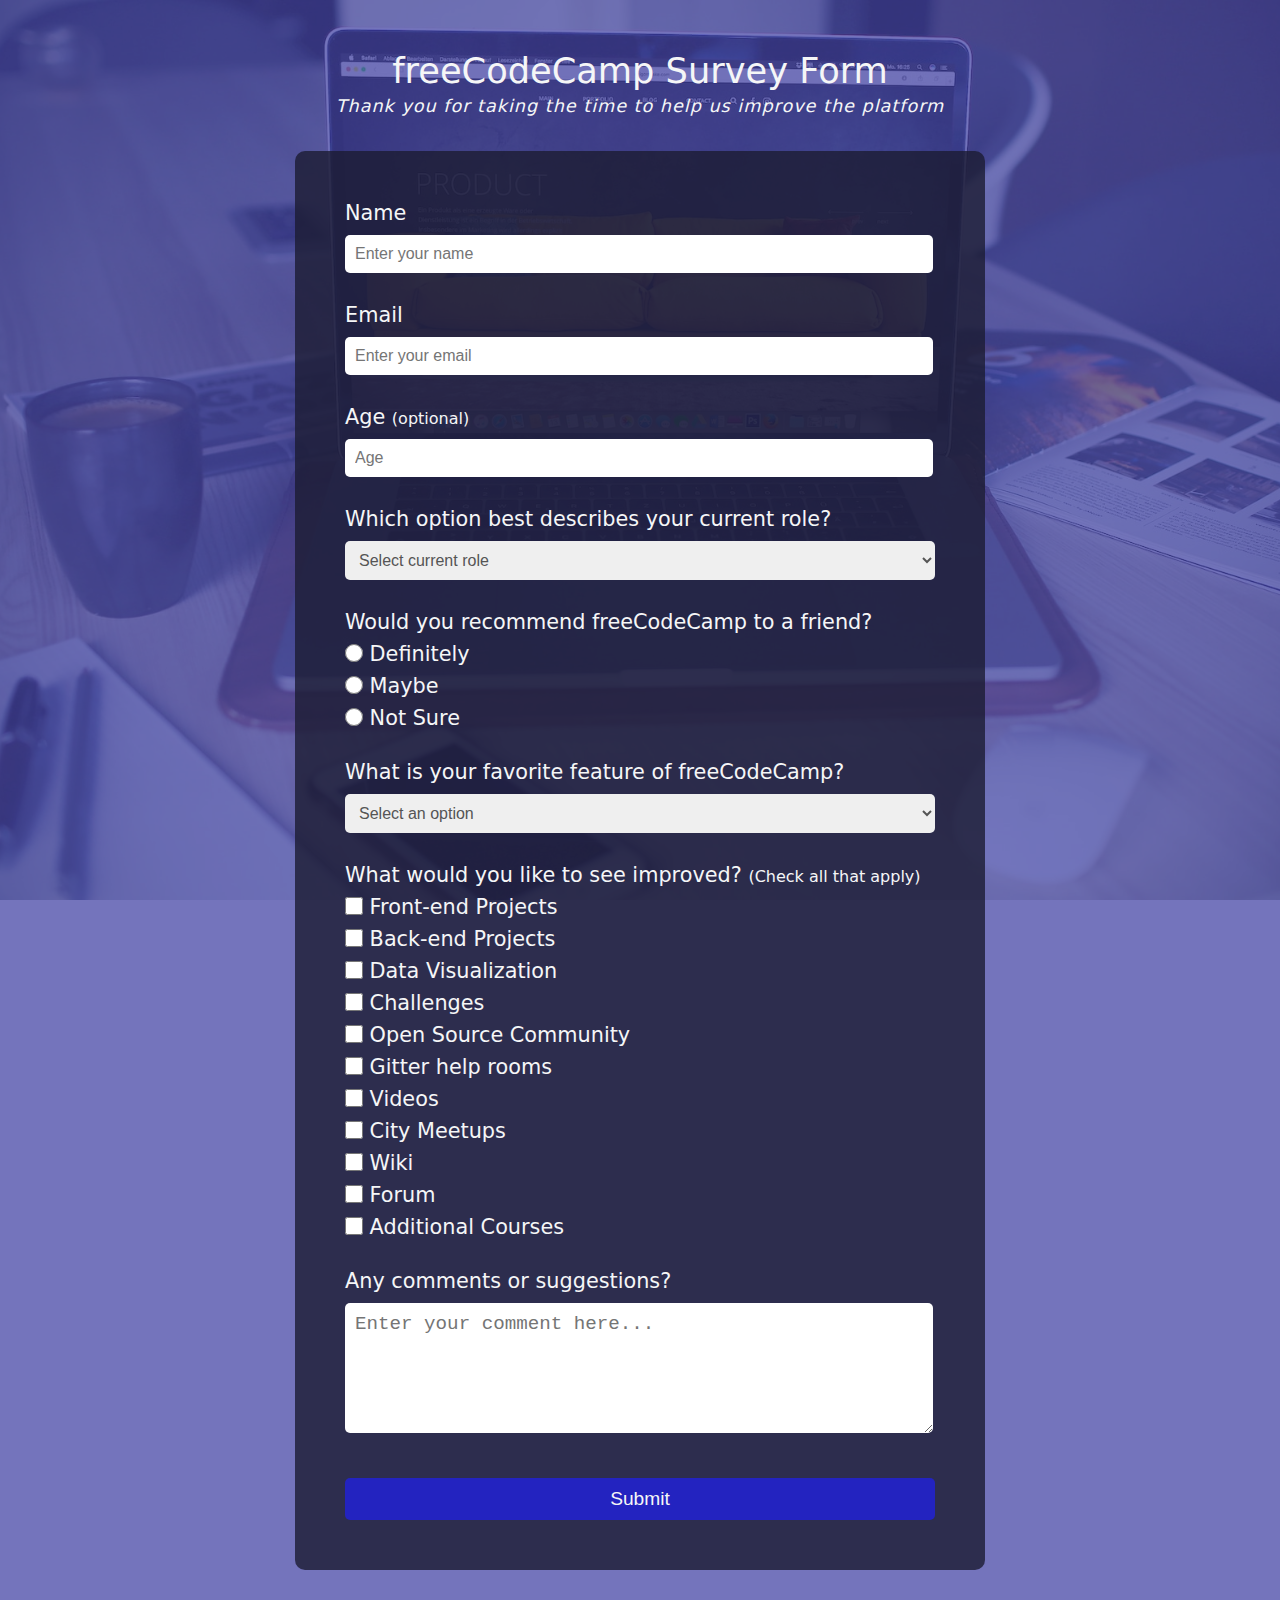
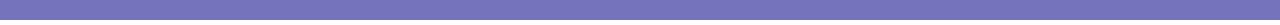
<file: 1. Responsive Web Design/1. Survey Form/index.html>
<!DOCTYPE html>
<html lang="en">
  <head>
    <meta charset="UTF-8" />
    <meta http-equiv="X-UA-Compatible" content="IE=edge" />
    <meta name="viewport" content="width=device-width, initial-scale=1.0" />
    <title>freeCodeCamp Survey Form</title>
    <link rel="stylesheet" href="styles.css" />
  </head>
  <body>
    <div class="container">
      <h1 id="title">freeCodeCamp Survey Form</h1>
      <p id="description">
        Thank you for taking the time to help us improve the platform
      </p>
      <form action="#" id="survey-form">
        <label for="name" id="name-label"
          >Name
          <input
            id="name"
            name="name"
            type="text"
            placeholder="Enter your name"
            required
        /></label>
        <label for="email" id="email-label"
          >Email
          <input
            id="email"
            name="email"
            type="email"
            placeholder="Enter your email"
            required
        /></label>
        <label for="number" id="number-label"
          >Age <span class="info">(optional)</span>
          <input
            id="number"
            name="age"
            type="number"
            min="13"
            max="120"
            placeholder="Age"
        /></label>
        <label for="dropdown" id="dropdown-label">
          Which option best describes your current role?
          <select name="role" id="dropdown" required>
            <option value="" selected disabled>Select current role</option>
            <option value="student">Student</option>
            <option value="fullTimeJob">Full Time Job</option>
            <option value="fullTimeLearner">Full Time Learner</option>
            <option value="preferNotToSay">Prefer not to say</option>
            <option value="other">Other</option>
          </select>
        </label>
        <label for="radio" id="radio-label"
          >Would you recommend freeCodeCamp to a friend?
          <label class="in"
            ><input
              class="in-radio"
              type="radio"
              name="recommend"
              value="definitely"
            />
            Definitely</label
          >
          <label class="in"
            ><input
              class="in-radio"
              type="radio"
              name="recommend"
              value="maybe"
            />
            Maybe</label
          >
          <label class="in"
            ><input
              class="in-radio"
              type="radio"
              name="recommend"
              value="notSure"
            />
            Not Sure</label
          >
        </label>
        <label for="features" id="features-label">
          What is your favorite feature of freeCodeCamp?
          <select name="favorite" id="features" required>
            <option value="" selected disabled>Select an option</option>
            <option value="challenges">Challenges</option>
            <option value="projects">Projects</option>
            <option value="community">Community</option>
            <option value="openSource">Open Source</option>
          </select>
        </label>
        <label for="checkbox" id="checkbox-label"
          >What would you like to see improved?
          <span class="info">(Check all that apply)</span>
          <label class="in"
            ><input
              class="in-checkbox"
              type="checkbox"
              name="improve"
              value="frontEndProjects"
            />
            Front-end Projects</label
          >
          <label class="in"
            ><input
              class="in-checkbox"
              type="checkbox"
              name="improve"
              value="backEndProjects"
            />
            Back-end Projects</label
          >
          <label class="in"
            ><input
              class="in-checkbox"
              type="checkbox"
              name="improve"
              value="dataVisualization"
            />
            Data Visualization</label
          >
          <label class="in"
            ><input
              class="in-checkbox"
              type="checkbox"
              name="improve"
              value="challenges"
            />
            Challenges</label
          >
          <label class="in"
            ><input
              class="in-checkbox"
              type="checkbox"
              name="improve"
              value="openSourceCommunity"
            />
            Open Source Community</label
          >
          <label class="in"
            ><input
              class="in-checkbox"
              type="checkbox"
              name="improve"
              value="gitterHelpRooms"
            />
            Gitter help rooms</label
          >
          <label class="in"
            ><input
              class="in-checkbox"
              type="checkbox"
              name="improve"
              value="videos"
            />
            Videos</label
          >
          <label class="in"
            ><input
              class="in-checkbox"
              type="checkbox"
              name="improve"
              value="cityMeetups"
            />
            City Meetups</label
          >
          <label class="in"
            ><input
              class="in-checkbox"
              type="checkbox"
              name="improve"
              value="wiki"
            />
            Wiki</label
          >
          <label class="in"
            ><input
              class="in-checkbox"
              type="checkbox"
              name="improve"
              value="forum"
            />
            Forum</label
          >
          <label class="in"
            ><input
              class="in-checkbox"
              type="checkbox"
              name="improve"
              value="additionalCourses"
            />
            Additional Courses</label
          >
        </label>
        <label for="textarea" id="textarea-label">
          Any comments or suggestions?
          <textarea
            name="comments"
            id="textarea"
            rows="5"
            placeholder="Enter your comment here..."
          ></textarea>
        </label>
        <input id="submit" type="submit" value="Submit" />
      </form>
    </div>
  </body>
</html>
</file>
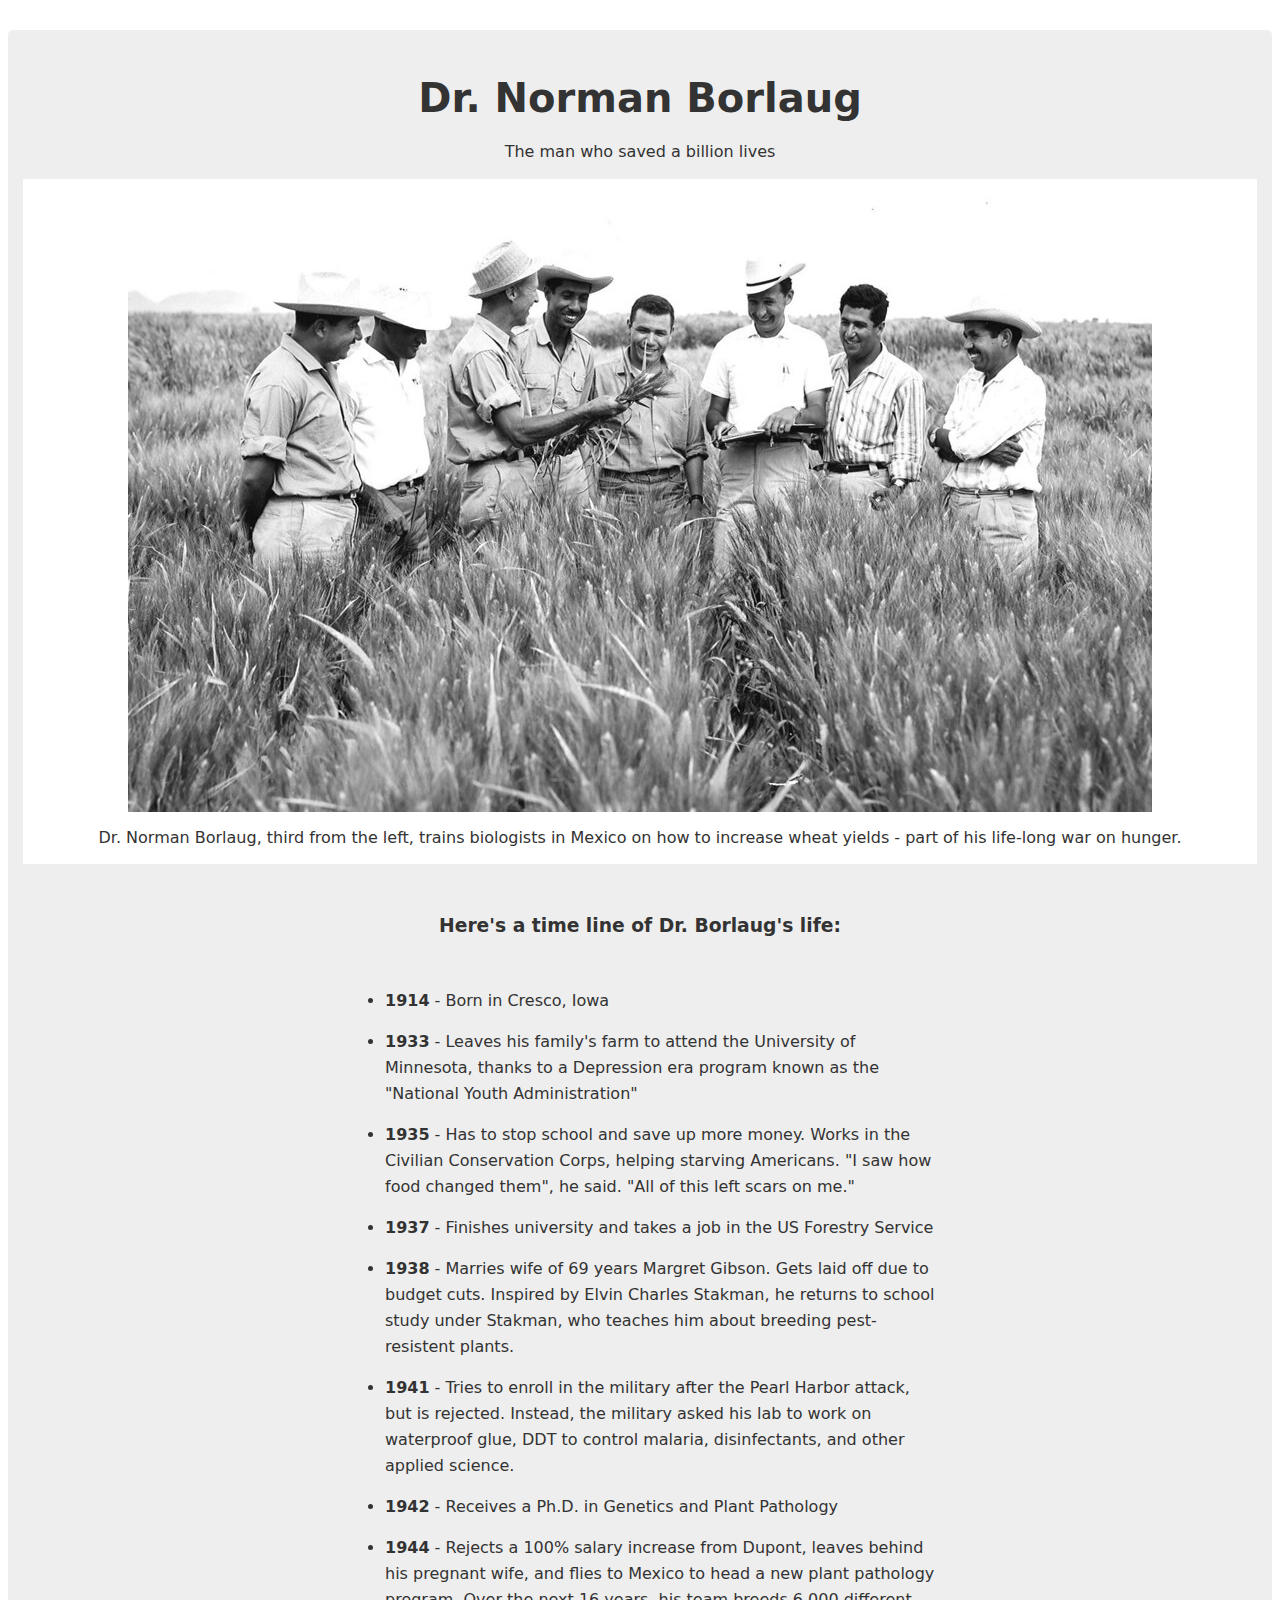
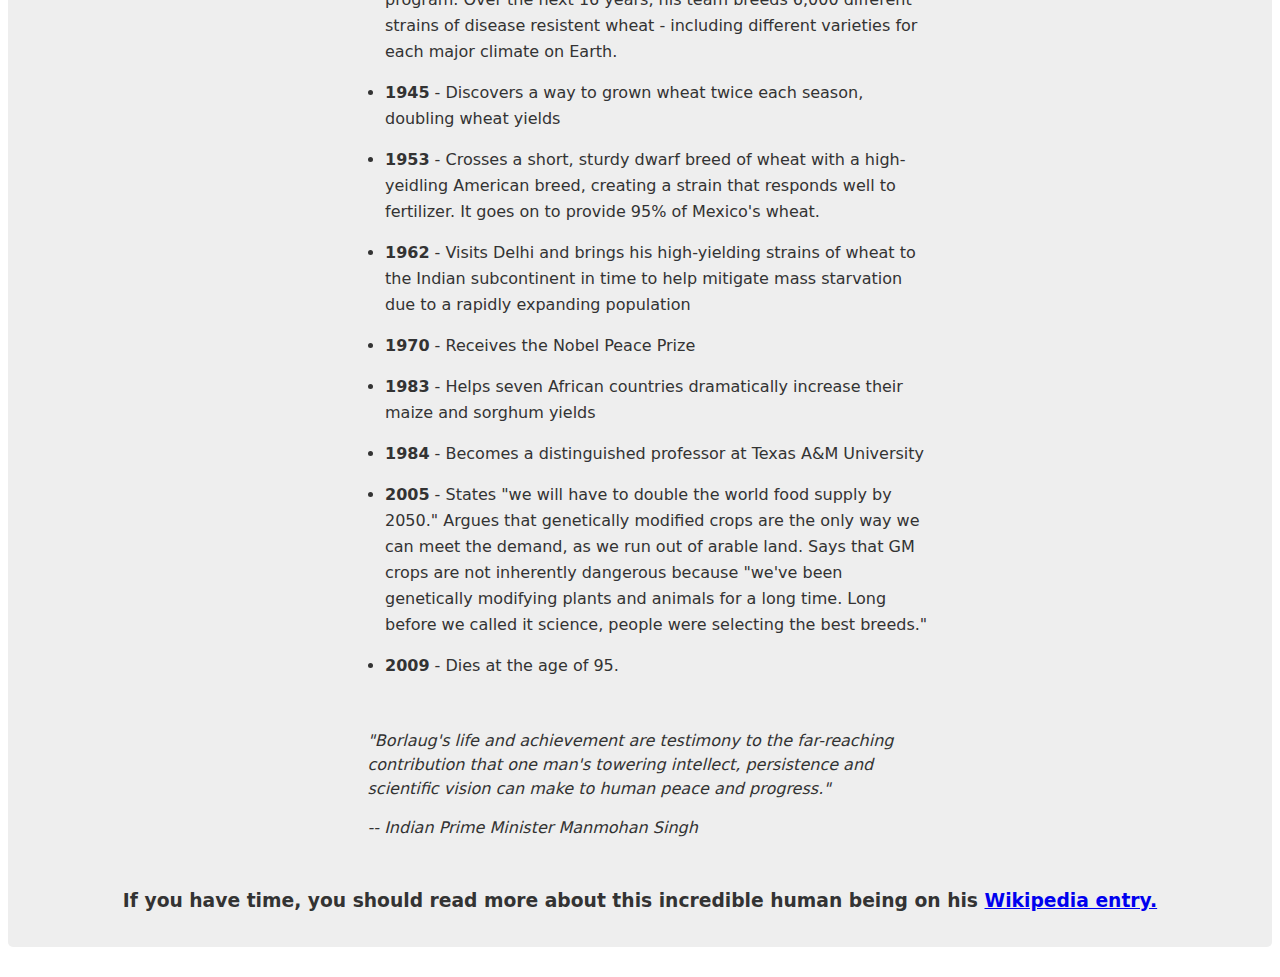
<file: 1. Responsive Web Design/2. Tribute Page/index.html>
<!DOCTYPE html>
<html lang="en">
  <head>
    <meta charset="UTF-8" />
    <meta http-equiv="X-UA-Compatible" content="IE=edge" />
    <meta name="viewport" content="width=device-width, initial-scale=1.0" />
    <title>freeCodeCamp Tribute Page</title>
    <link rel="stylesheet" href="styles.css" />
  </head>
  <body>
    <main id="main">
      <header>
        <h1 id="title">Dr. Norman Borlaug</h1>
        <p>The man who saved a billion lives</p>
      </header>
      <figure id="img-div">
        <img src="dr-norman.jpg" alt="Dr. Norman Borlaug" id="image" />
        <figcaption id="img-caption">
          Dr. Norman Borlaug, third from the left, trains biologists in Mexico
          on how to increase wheat yields - part of his life-long war on hunger.
        </figcaption>
      </figure>
      <article id="tribute-info">
        <h3>Here's a time line of Dr. Borlaug's life:</h3>
        <ul>
          <li><span class="year">1914</span> - Born in Cresco, Iowa</li>
          <li>
            <span class="year">1933</span> - Leaves his family's farm to attend
            the University of Minnesota, thanks to a Depression era program
            known as the "National Youth Administration"
          </li>
          <li>
            <span class="year">1935</span> - Has to stop school and save up more
            money. Works in the Civilian Conservation Corps, helping starving
            Americans. "I saw how food changed them", he said. "All of this left
            scars on me."
          </li>
          <li>
            <span class="year">1937</span> - Finishes university and takes a job
            in the US Forestry Service
          </li>
          <li>
            <span class="year">1938</span> - Marries wife of 69 years Margret
            Gibson. Gets laid off due to budget cuts. Inspired by Elvin Charles
            Stakman, he returns to school study under Stakman, who teaches him
            about breeding pest-resistent plants.
          </li>
          <li>
            <span class="year">1941</span> - Tries to enroll in the military
            after the Pearl Harbor attack, but is rejected. Instead, the
            military asked his lab to work on waterproof glue, DDT to control
            malaria, disinfectants, and other applied science.
          </li>
          <li>
            <span class="year">1942</span> - Receives a Ph.D. in Genetics and
            Plant Pathology
          </li>
          <li>
            <span class="year">1944</span> - Rejects a 100% salary increase from
            Dupont, leaves behind his pregnant wife, and flies to Mexico to head
            a new plant pathology program. Over the next 16 years, his team
            breeds 6,000 different strains of disease resistent wheat -
            including different varieties for each major climate on Earth.
          </li>
          <li>
            <span class="year">1945</span> - Discovers a way to grown wheat
            twice each season, doubling wheat yields
          </li>
          <li>
            <span class="year">1953</span> - Crosses a short, sturdy dwarf breed
            of wheat with a high-yeidling American breed, creating a strain that
            responds well to fertilizer. It goes on to provide 95% of Mexico's
            wheat.
          </li>
          <li>
            <span class="year">1962</span> - Visits Delhi and brings his
            high-yielding strains of wheat to the Indian subcontinent in time to
            help mitigate mass starvation due to a rapidly expanding population
          </li>
          <li>
            <span class="year">1970</span> - Receives the Nobel Peace Prize
          </li>
          <li>
            <span class="year">1983</span> - Helps seven African countries
            dramatically increase their maize and sorghum yields
          </li>
          <li>
            <span class="year">1984</span> - Becomes a distinguished professor
            at Texas A&M University
          </li>
          <li>
            <span class="year">2005</span> - States "we will have to double the
            world food supply by 2050." Argues that genetically modified crops
            are the only way we can meet the demand, as we run out of arable
            land. Says that GM crops are not inherently dangerous because "we've
            been genetically modifying plants and animals for a long time. Long
            before we called it science, people were selecting the best breeds."
          </li>
          <li><span class="year">2009</span> - Dies at the age of 95.</li>
        </ul>
        <section class="quotes">
          <p>
            "Borlaug's life and achievement are testimony to the far-reaching
            contribution that one man's towering intellect, persistence and
            scientific vision can make to human peace and progress."
          </p>
          <p>-- Indian Prime Minister Manmohan Singh</p>
        </section>
      </article>
      <footer>
        <h3>
          If you have time, you should read more about this incredible human
          being on his
          <a
            href="https://en.wikipedia.org/wiki/Norman_Borlaug"
            target="_blank"
            id="tribute-link"
            >Wikipedia entry.</a
          >
        </h3>
      </footer>
    </main>
  </body>
</html>
</file>
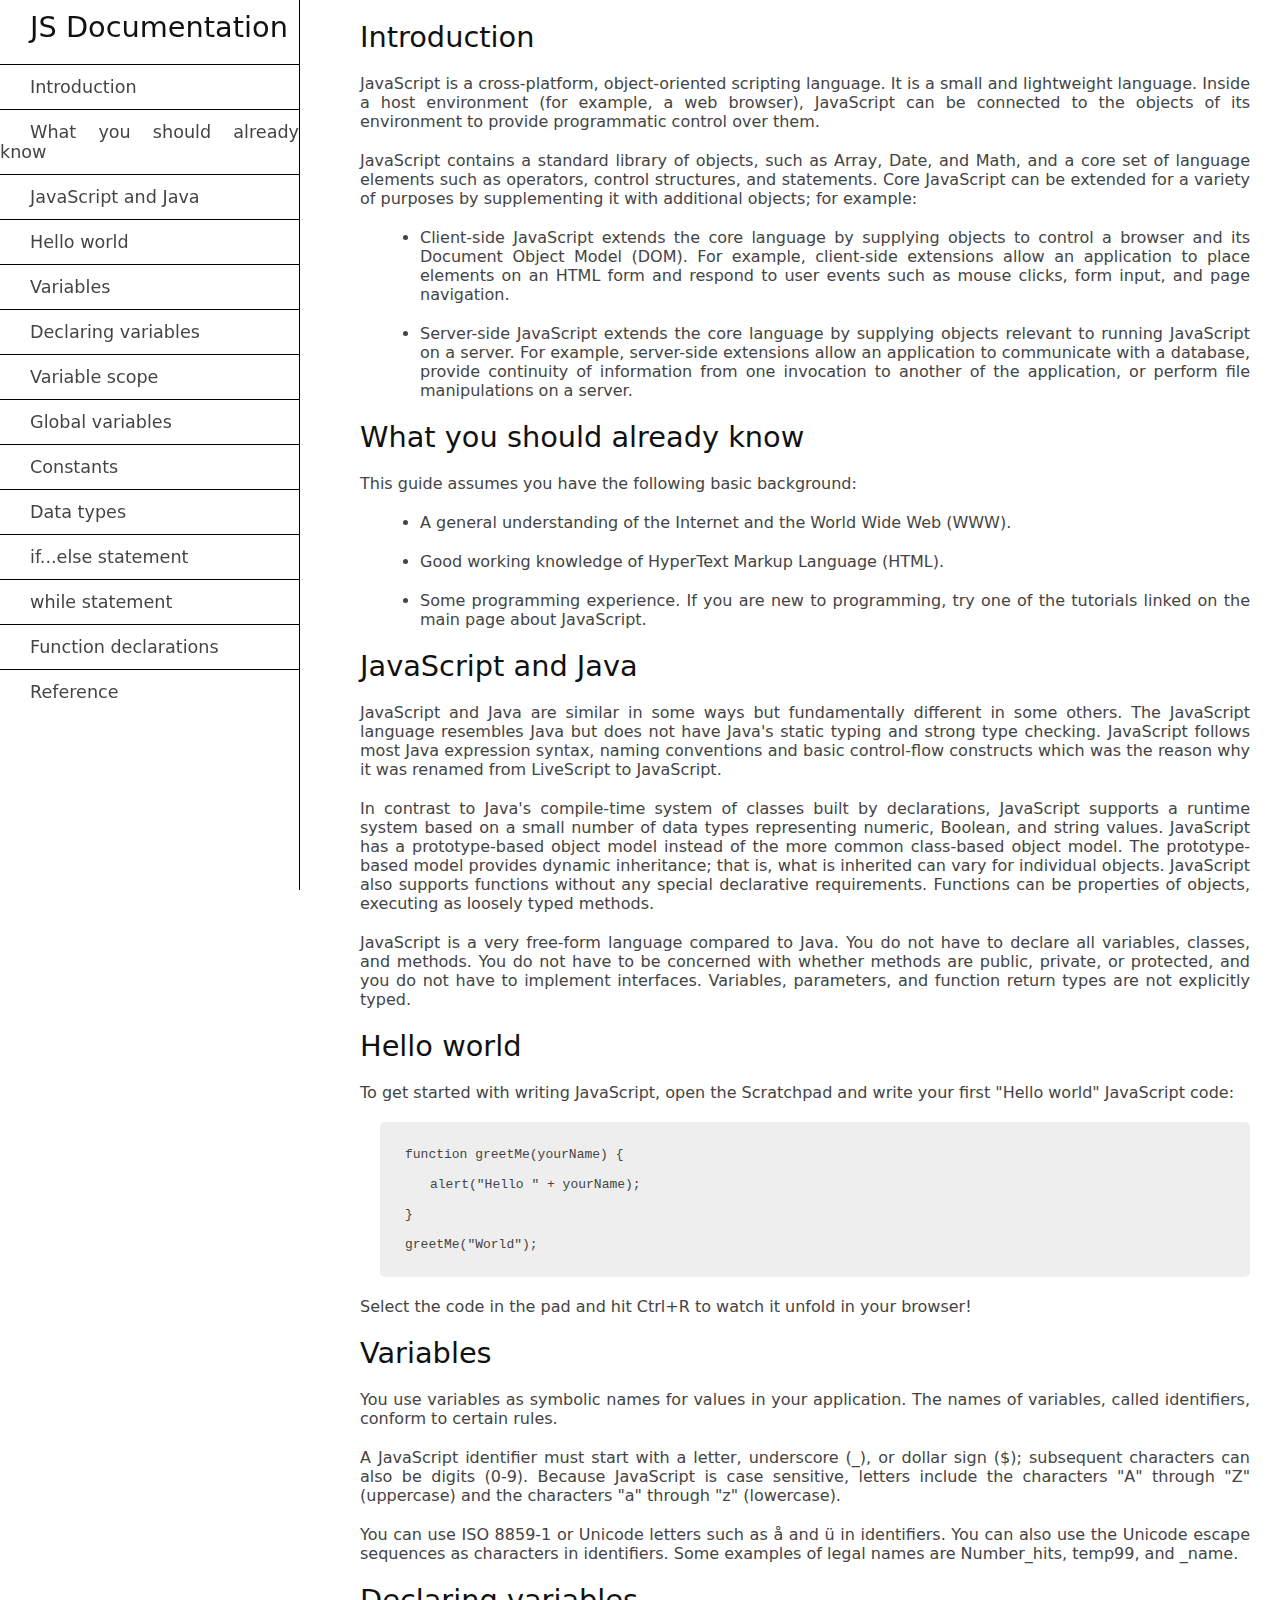
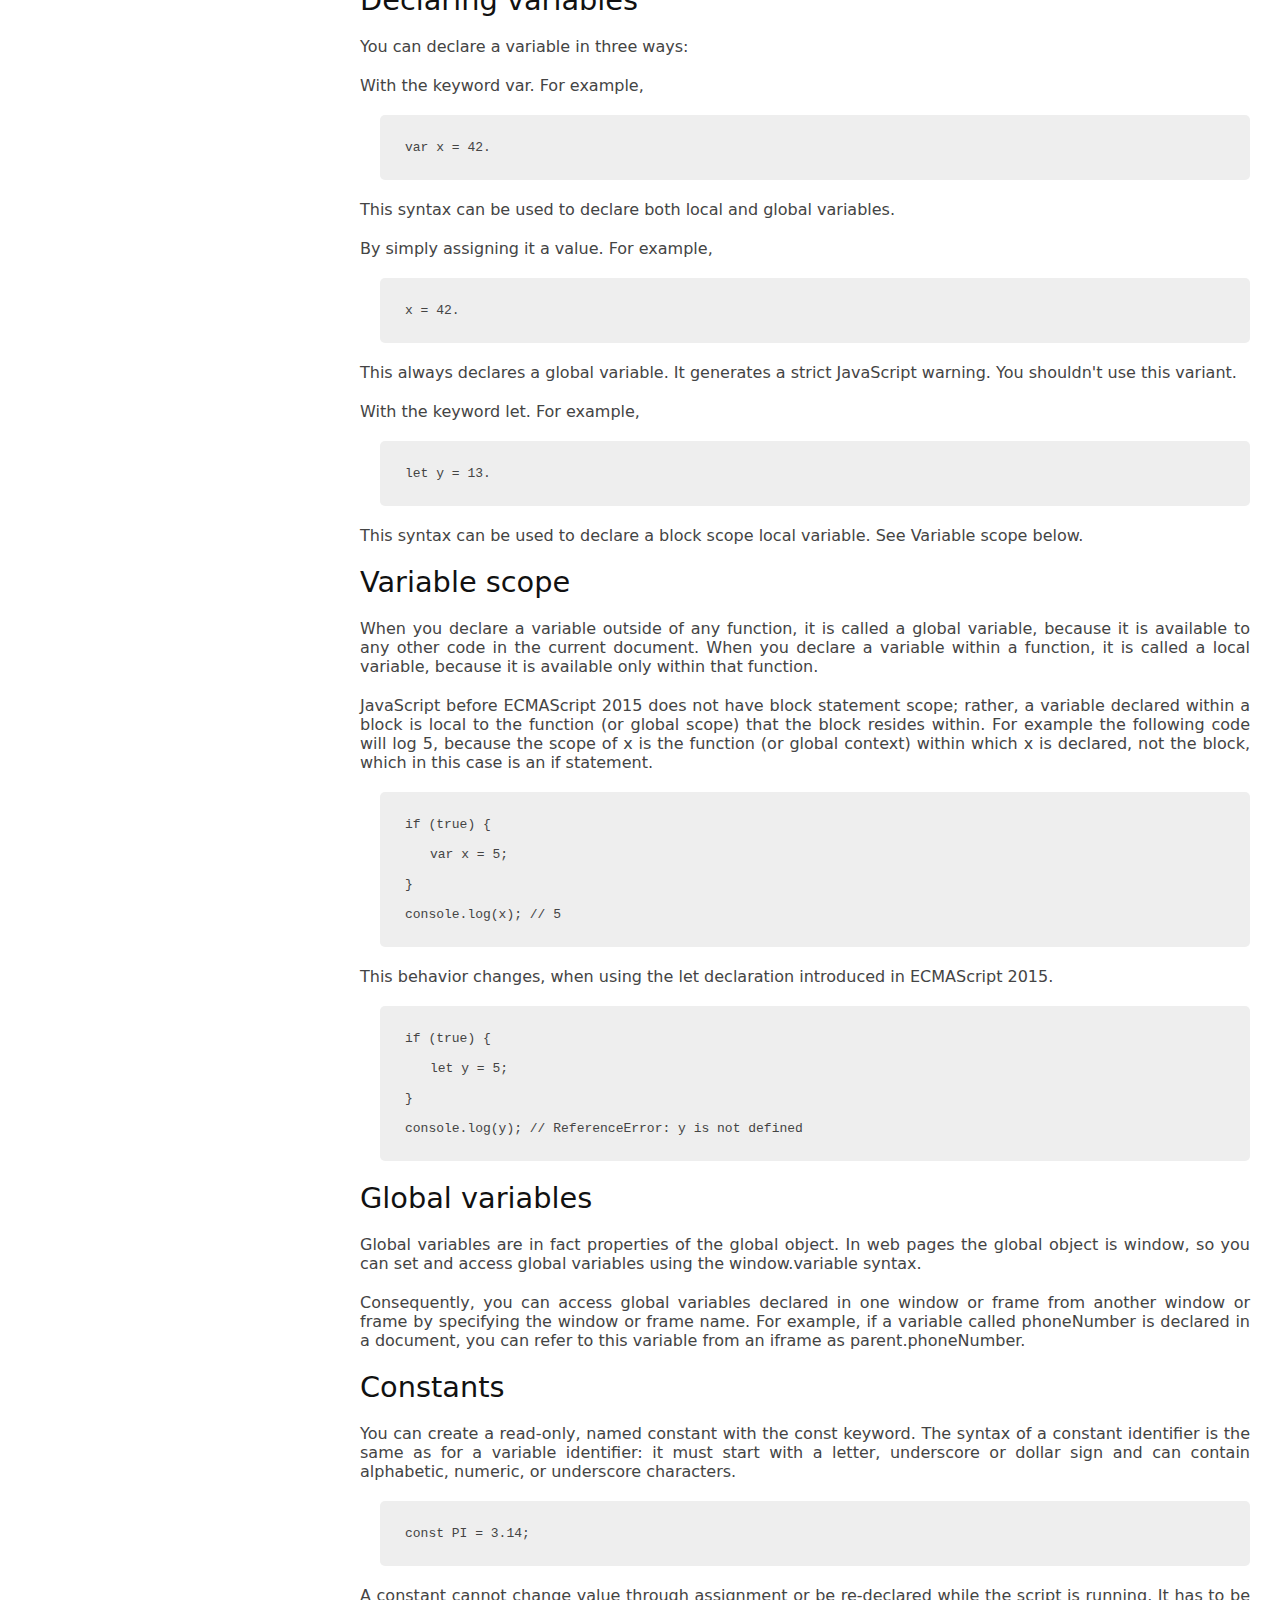
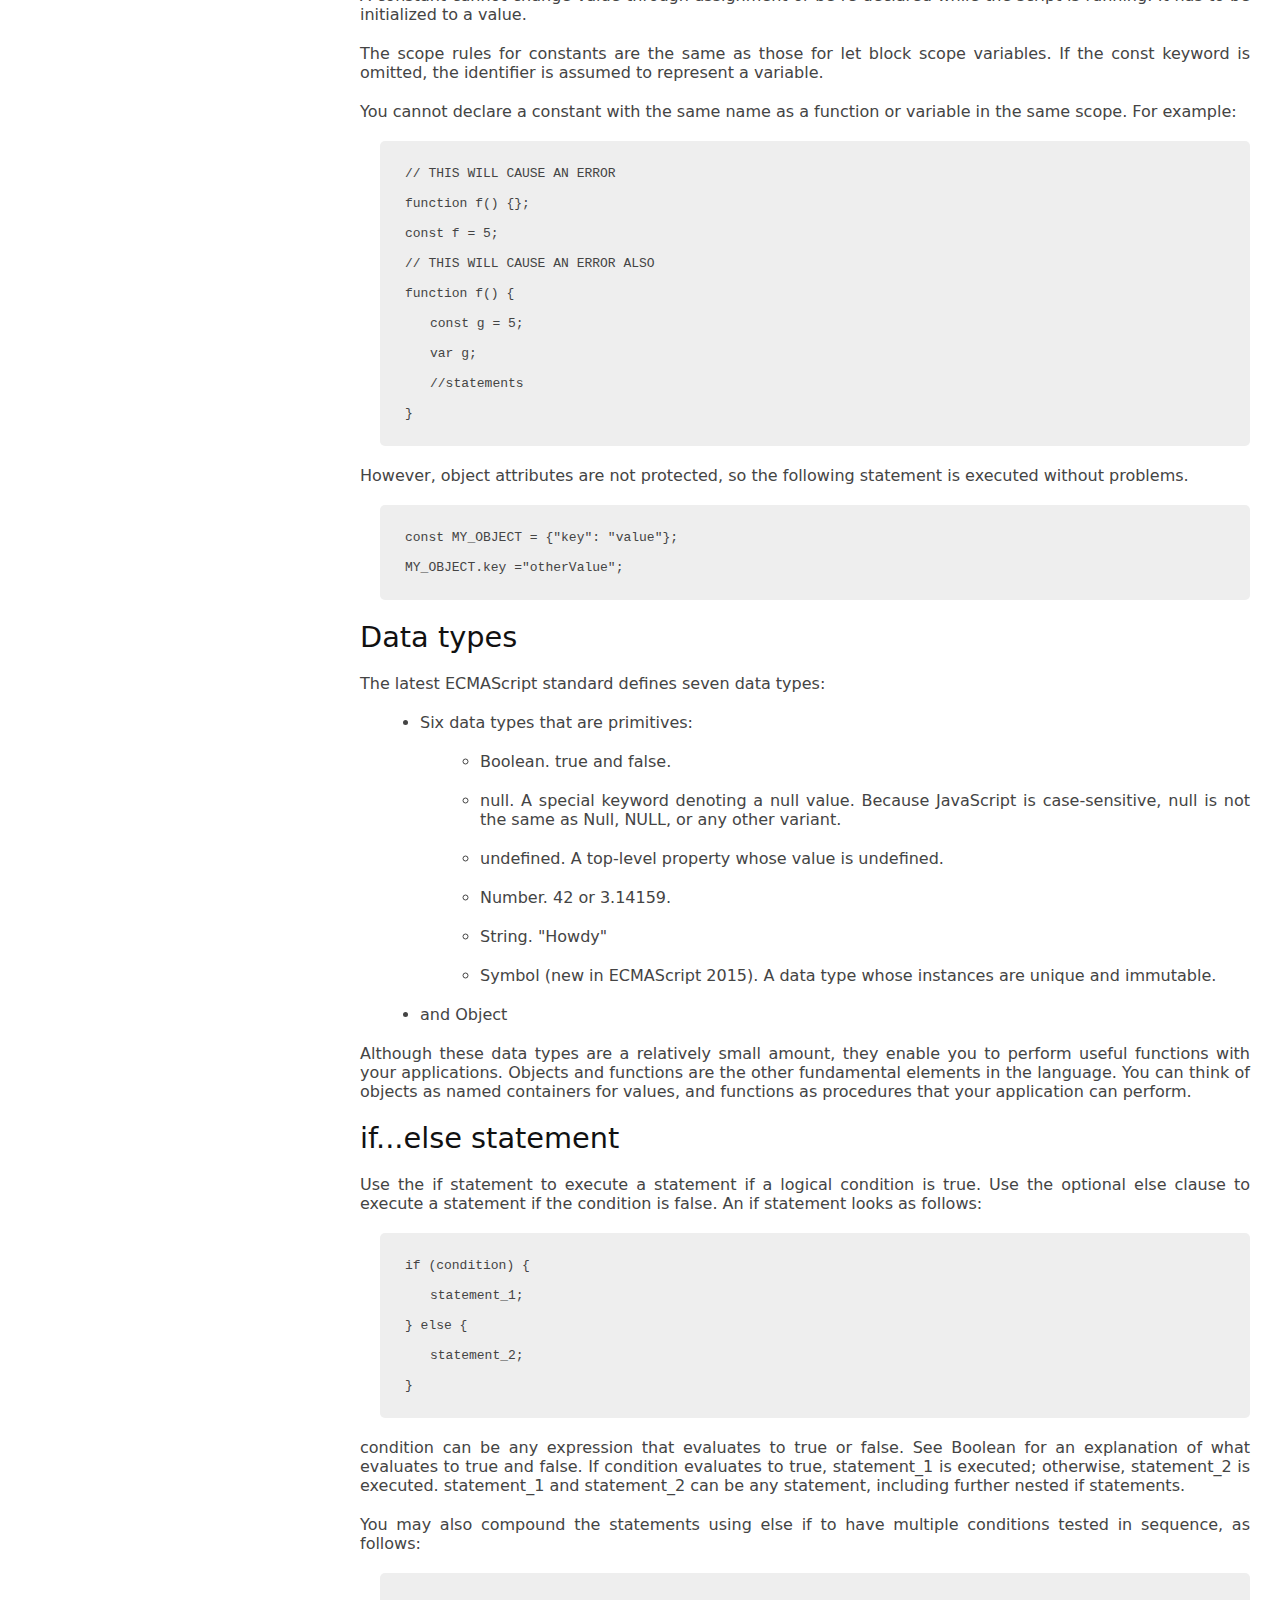
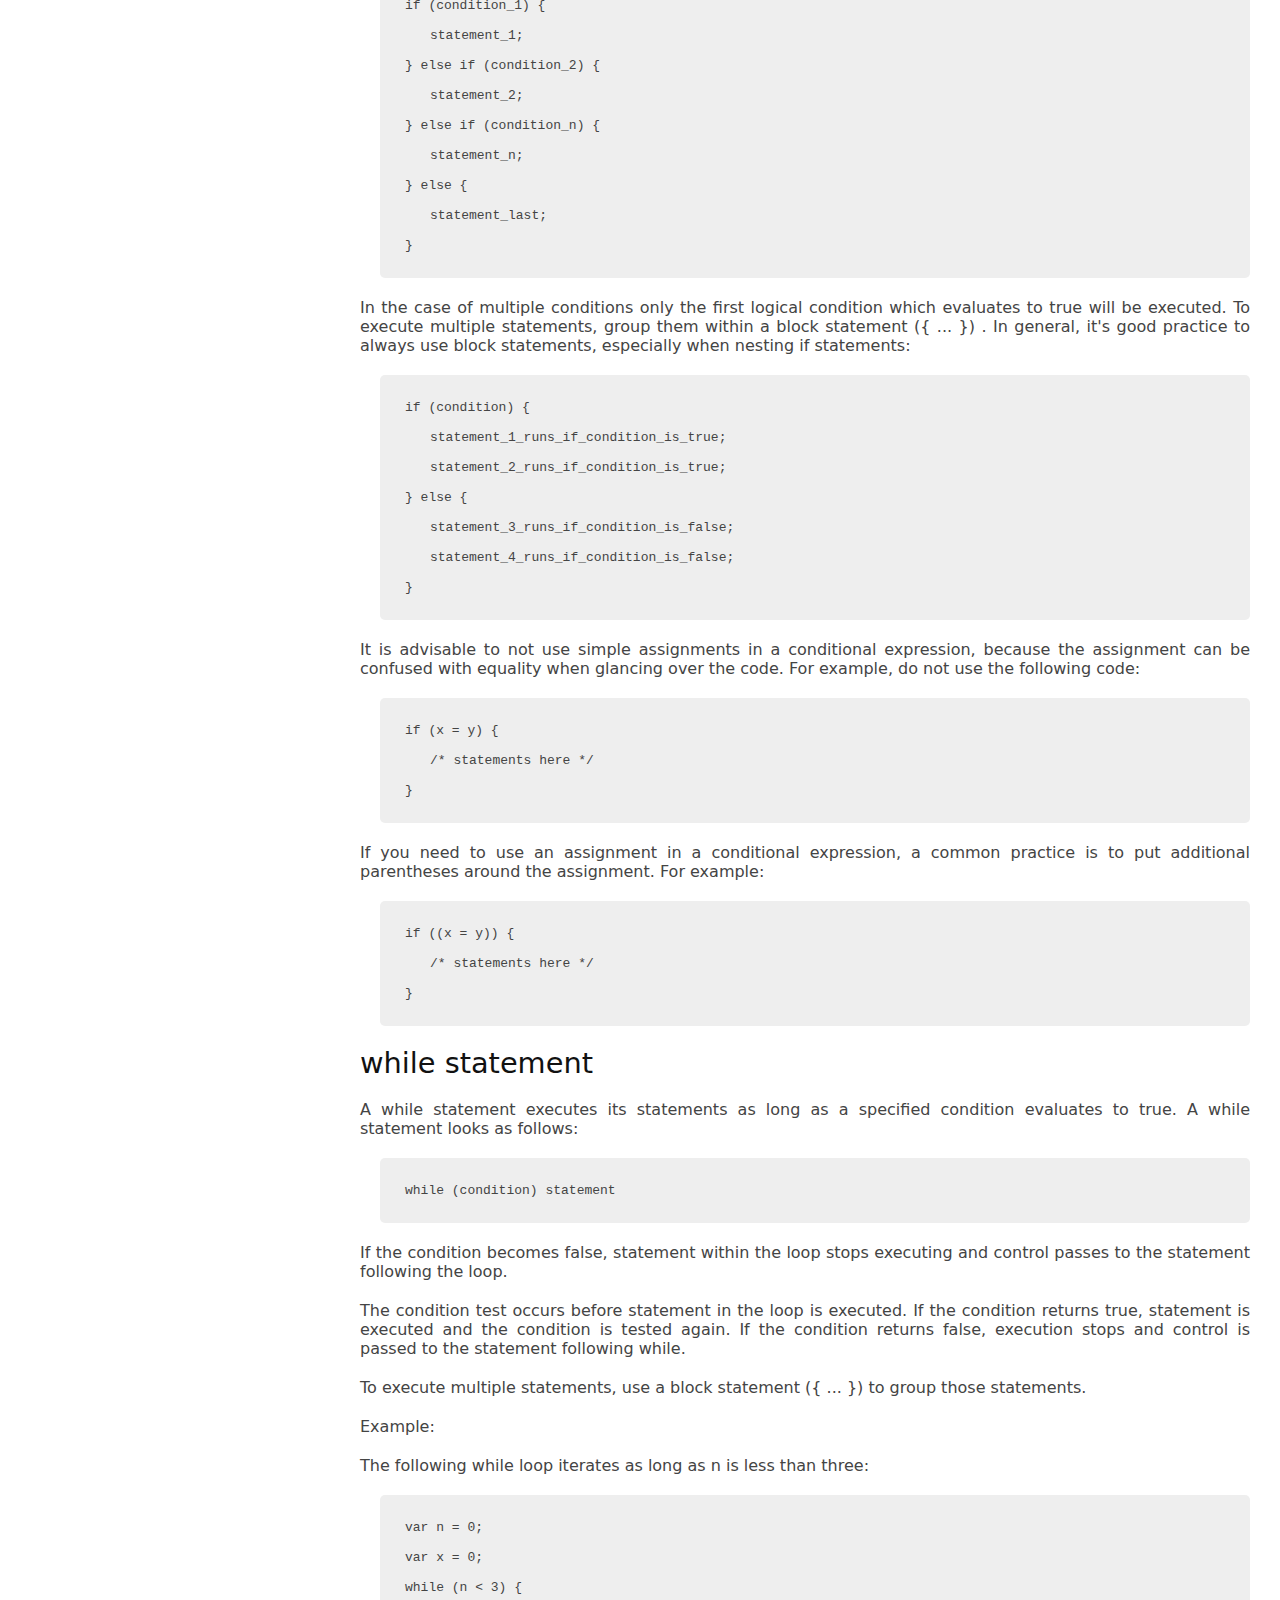
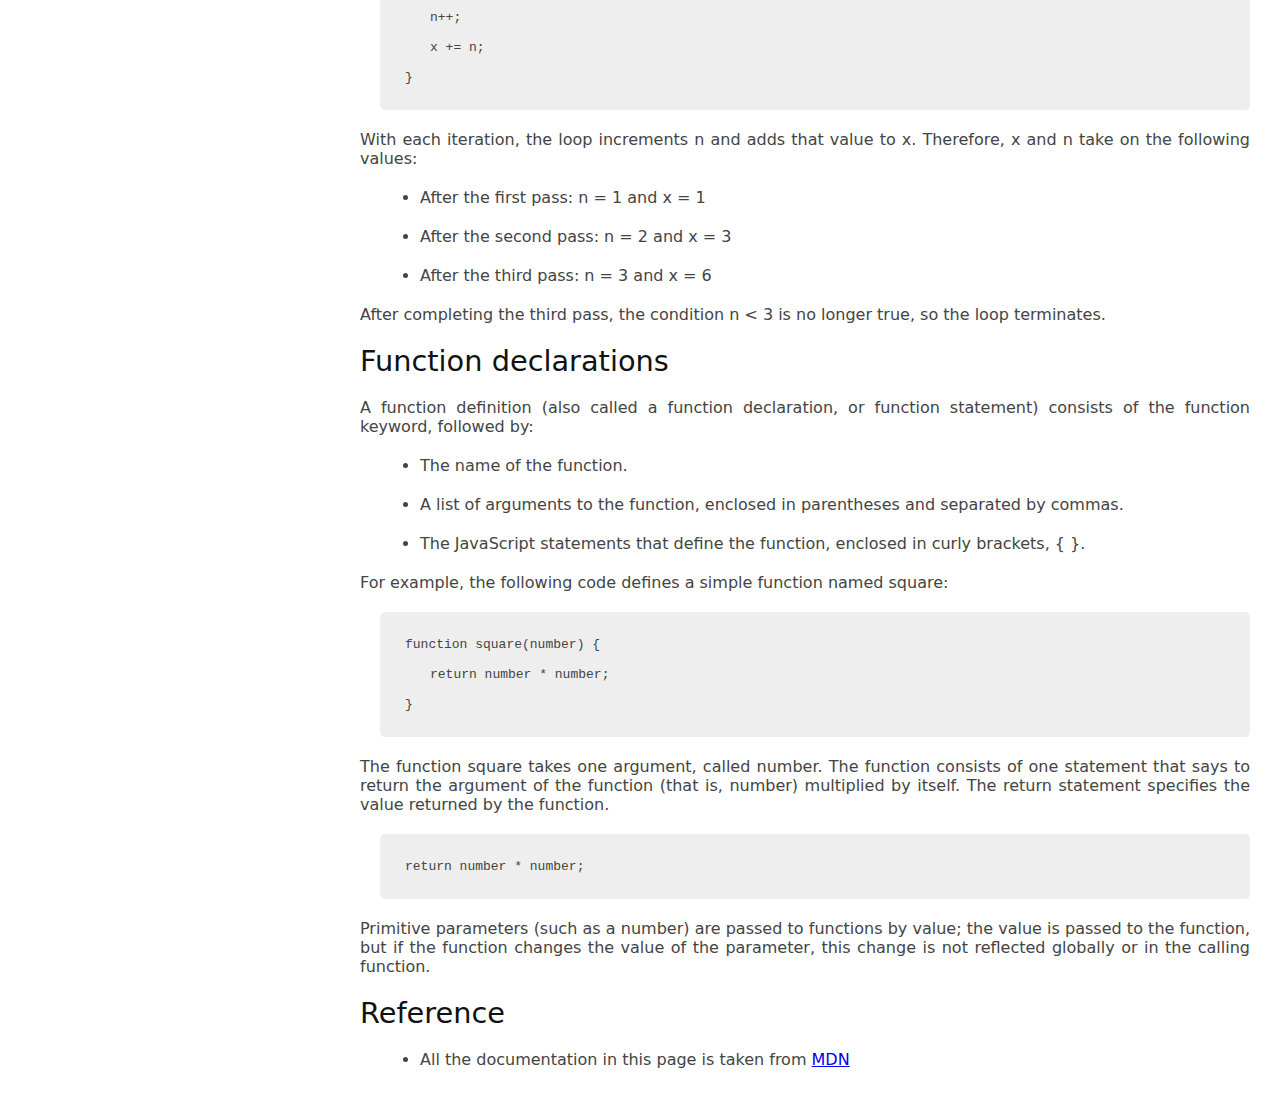
<file: 1. Responsive Web Design/3. Technical Documentation Page/index.html>
<!DOCTYPE html>
<html lang="en">
  <head>
    <meta charset="UTF-8" />
    <meta http-equiv="X-UA-Compatible" content="IE=edge" />
    <meta name="viewport" content="width=device-width, initial-scale=1.0" />
    <title>freeCodeCamp Technical Documentation Page</title>
    <link rel="stylesheet" href="styles.css" />
  </head>
  <body>
    <nav id="navbar">
      <header>JS Documentation</header>
      <ul>
        <li><a href="#Introduction" class="nav-link">Introduction</a></li>
        <li>
          <a href="#What_you_should_already_know" class="nav-link"
            >What you should already know</a
          >
        </li>
        <li>
          <a href="#JavaScript_and_Java" class="nav-link"
            >JavaScript and Java</a
          >
        </li>
        <li><a href="#Hello_world" class="nav-link">Hello world</a></li>
        <li><a href="#Variables" class="nav-link">Variables</a></li>
        <li>
          <a href="#Declaring_variables" class="nav-link"
            >Declaring variables</a
          >
        </li>
        <li><a href="#Variable_scope" class="nav-link">Variable scope</a></li>
        <li>
          <a href="#Global_variables" class="nav-link">Global variables</a>
        </li>
        <li><a href="#Constants" class="nav-link">Constants</a></li>
        <li><a href="#Data_types" class="nav-link">Data types</a></li>
        <li>
          <a href="#if...else_statement" class="nav-link"
            >if...else statement</a
          >
        </li>
        <li><a href="#while_statement" class="nav-link">while statement</a></li>
        <li>
          <a href="#Function_declarations" class="nav-link"
            >Function declarations</a
          >
        </li>
        <li><a href="#Reference" class="nav-link">Reference</a></li>
      </ul>
    </nav>
    <main id="main-doc">
      <section class="main-section" id="Introduction">
        <header>Introduction</header>
        <p>
          JavaScript is a cross-platform, object-oriented scripting language. It
          is a small and lightweight language. Inside a host environment (for
          example, a web browser), JavaScript can be connected to the objects of
          its environment to provide programmatic control over them.
        </p>
        <p>
          JavaScript contains a standard library of objects, such as Array,
          Date, and Math, and a core set of language elements such as operators,
          control structures, and statements. Core JavaScript can be extended
          for a variety of purposes by supplementing it with additional objects;
          for example:
        </p>
        <ul>
          <li>
            Client-side JavaScript extends the core language by supplying
            objects to control a browser and its Document Object Model (DOM).
            For example, client-side extensions allow an application to place
            elements on an HTML form and respond to user events such as mouse
            clicks, form input, and page navigation.
          </li>
          <li>
            Server-side JavaScript extends the core language by supplying
            objects relevant to running JavaScript on a server. For example,
            server-side extensions allow an application to communicate with a
            database, provide continuity of information from one invocation to
            another of the application, or perform file manipulations on a
            server.
          </li>
        </ul>
      </section>
      <section class="main-section" id="What_you_should_already_know">
        <header>What you should already know</header>
        <p>This guide assumes you have the following basic background:</p>
        <ul>
          <li>
            A general understanding of the Internet and the World Wide Web
            (WWW).
          </li>
          <li>Good working knowledge of HyperText Markup Language (HTML).</li>
          <li>
            Some programming experience. If you are new to programming, try one
            of the tutorials linked on the main page about JavaScript.
          </li>
        </ul>
      </section>
      <section class="main-section" id="JavaScript_and_Java">
        <header>JavaScript and Java</header>
        <p>
          JavaScript and Java are similar in some ways but fundamentally
          different in some others. The JavaScript language resembles Java but
          does not have Java's static typing and strong type checking.
          JavaScript follows most Java expression syntax, naming conventions and
          basic control-flow constructs which was the reason why it was renamed
          from LiveScript to JavaScript.
        </p>
        <p>
          In contrast to Java's compile-time system of classes built by
          declarations, JavaScript supports a runtime system based on a small
          number of data types representing numeric, Boolean, and string values.
          JavaScript has a prototype-based object model instead of the more
          common class-based object model. The prototype-based model provides
          dynamic inheritance; that is, what is inherited can vary for
          individual objects. JavaScript also supports functions without any
          special declarative requirements. Functions can be properties of
          objects, executing as loosely typed methods.
        </p>
        <p>
          JavaScript is a very free-form language compared to Java. You do not
          have to declare all variables, classes, and methods. You do not have
          to be concerned with whether methods are public, private, or
          protected, and you do not have to implement interfaces. Variables,
          parameters, and function return types are not explicitly typed.
        </p>
      </section>
      <section class="main-section" id="Hello_world">
        <header>Hello world</header>
        <p>
          To get started with writing JavaScript, open the Scratchpad and write
          your first "Hello world" JavaScript code:
        </p>
        <code>
          <span>function greetMe(yourName) {</span>
          <span class="ml">alert("Hello " + yourName);</span>
          <span>}</span>
          <span>greetMe("World");</span>
        </code>
        <p>
          Select the code in the pad and hit Ctrl+R to watch it unfold in your
          browser!
        </p>
      </section>
      <section class="main-section" id="Variables">
        <header>Variables</header>
        <p>
          You use variables as symbolic names for values in your application.
          The names of variables, called identifiers, conform to certain rules.
        </p>
        <p>
          A JavaScript identifier must start with a letter, underscore (_), or
          dollar sign ($); subsequent characters can also be digits (0-9).
          Because JavaScript is case sensitive, letters include the characters
          "A" through "Z" (uppercase) and the characters "a" through "z"
          (lowercase).
        </p>
        <p>
          You can use ISO 8859-1 or Unicode letters such as å and ü in
          identifiers. You can also use the Unicode escape sequences as
          characters in identifiers. Some examples of legal names are
          Number_hits, temp99, and _name.
        </p>
      </section>
      <section class="main-section" id="Declaring_variables">
        <header>Declaring variables</header>
        <p>You can declare a variable in three ways:</p>
        <p>With the keyword var. For example,</p>
        <code>
          <span>var x = 42.</span>
        </code>
        <p>
          This syntax can be used to declare both local and global variables.
        </p>
        <p>By simply assigning it a value. For example,</p>
        <code><span>x = 42.</span></code>
        <p>
          This always declares a global variable. It generates a strict
          JavaScript warning. You shouldn't use this variant.
        </p>
        <p>With the keyword let. For example,</p>
        <code><span>let y = 13.</span></code>
        <p>
          This syntax can be used to declare a block scope local variable. See
          Variable scope below.
        </p>
      </section>
      <section class="main-section" id="Variable_scope">
        <header>Variable scope</header>
        <p>
          When you declare a variable outside of any function, it is called a
          global variable, because it is available to any other code in the
          current document. When you declare a variable within a function, it is
          called a local variable, because it is available only within that
          function.
        </p>
        <p>
          JavaScript before ECMAScript 2015 does not have block statement scope;
          rather, a variable declared within a block is local to the function
          (or global scope) that the block resides within. For example the
          following code will log 5, because the scope of x is the function (or
          global context) within which x is declared, not the block, which in
          this case is an if statement.
        </p>
        <code>
          <span>if (true) {</span>
          <span class="ml">var x = 5;</span>
          <span>}</span>
          <span>console.log(x); // 5</span>
        </code>
        <p>
          This behavior changes, when using the let declaration introduced in
          ECMAScript 2015.
        </p>
        <code>
          <span>if (true) {</span>
          <span class="ml"> let y = 5; </span>
          <span>} </span>
          <span>console.log(y); // ReferenceError: y is not defined</span>
        </code>
      </section>
      <section class="main-section" id="Global_variables">
        <header>Global variables</header>
        <p>
          Global variables are in fact properties of the global object. In web
          pages the global object is window, so you can set and access global
          variables using the window.variable syntax.
        </p>
        <p>
          Consequently, you can access global variables declared in one window
          or frame from another window or frame by specifying the window or
          frame name. For example, if a variable called phoneNumber is declared
          in a document, you can refer to this variable from an iframe as
          parent.phoneNumber.
        </p>
      </section>
      <section class="main-section" id="Constants">
        <header>Constants</header>
        <p>
          You can create a read-only, named constant with the const keyword. The
          syntax of a constant identifier is the same as for a variable
          identifier: it must start with a letter, underscore or dollar sign and
          can contain alphabetic, numeric, or underscore characters.
        </p>
        <code>
          <span>const PI = 3.14;</span>
        </code>
        <p>
          A constant cannot change value through assignment or be re-declared
          while the script is running. It has to be initialized to a value.
        </p>
        <p>
          The scope rules for constants are the same as those for let block
          scope variables. If the const keyword is omitted, the identifier is
          assumed to represent a variable.
        </p>
        <p>
          You cannot declare a constant with the same name as a function or
          variable in the same scope. For example:
        </p>
        <code>
          <span>// THIS WILL CAUSE AN ERROR</span>
          <span>function f() {}; </span>
          <span>const f = 5; </span>
          <span>// THIS WILL CAUSE AN ERROR ALSO </span>
          <span>function f() { </span>
          <span class="ml"> const g = 5; </span>
          <span class="ml"> var g;</span>
          <span class="ml">//statements </span>
          <span>}</span>
        </code>
        <p>
          However, object attributes are not protected, so the following
          statement is executed without problems.
        </p>
        <code>
          <span>const MY_OBJECT = {"key": "value"}; </span>
          <span>MY_OBJECT.key ="otherValue";</span>
        </code>
      </section>
      <section class="main-section" id="Data_types">
        <header>Data types</header>
        <p>The latest ECMAScript standard defines seven data types:</p>
        <ul>
          <li>Six data types that are primitives:</li>
          <ul type="circle">
            <li>Boolean. true and false.</li>
            <li>
              null. A special keyword denoting a null value. Because JavaScript
              is case-sensitive, null is not the same as Null, NULL, or any
              other variant.
            </li>
            <li>undefined. A top-level property whose value is undefined.</li>
            <li>Number. 42 or 3.14159.</li>
            <li>String. "Howdy"</li>
            <li>
              Symbol (new in ECMAScript 2015). A data type whose instances are
              unique and immutable.
            </li>
          </ul>
          <li>and Object</li>
        </ul>
        <p>
          Although these data types are a relatively small amount, they enable
          you to perform useful functions with your applications. Objects and
          functions are the other fundamental elements in the language. You can
          think of objects as named containers for values, and functions as
          procedures that your application can perform.
        </p>
      </section>
      <section class="main-section" id="if...else_statement">
        <header>if...else statement</header>
        <p>
          Use the if statement to execute a statement if a logical condition is
          true. Use the optional else clause to execute a statement if the
          condition is false. An if statement looks as follows:
        </p>
        <code>
          <span>if (condition) {</span>
          <span class="ml">statement_1; </span>
          <span>} else { </span>
          <span class="ml">statement_2; </span>
          <span>}</span>
        </code>
        <p>
          condition can be any expression that evaluates to true or false. See
          Boolean for an explanation of what evaluates to true and false. If
          condition evaluates to true, statement_1 is executed; otherwise,
          statement_2 is executed. statement_1 and statement_2 can be any
          statement, including further nested if statements.
        </p>
        <p>
          You may also compound the statements using else if to have multiple
          conditions tested in sequence, as follows:
        </p>
        <code>
          <span>if (condition_1) {</span>
          <span class="ml">statement_1; </span>
          <span>} else if (condition_2) {</span>
          <span class="ml">statement_2; </span>
          <span>} else if (condition_n) {</span>
          <span class="ml">statement_n; </span>
          <span>} else {</span>
          <span class="ml">statement_last; </span>
          <span>}</span>
        </code>
        <p>
          In the case of multiple conditions only the first logical condition
          which evaluates to true will be executed. To execute multiple
          statements, group them within a block statement ({ ... }) . In
          general, it's good practice to always use block statements, especially
          when nesting if statements:
        </p>
        <code>
          <span>if (condition) {</span>
          <span class="ml">statement_1_runs_if_condition_is_true;</span>
          <span class="ml">statement_2_runs_if_condition_is_true; </span>
          <span>} else {</span>
          <span class="ml">statement_3_runs_if_condition_is_false;</span>
          <span class="ml">statement_4_runs_if_condition_is_false; </span>
          <span>}</span>
        </code>
        <p>
          It is advisable to not use simple assignments in a conditional
          expression, because the assignment can be confused with equality when
          glancing over the code. For example, do not use the following code:
        </p>
        <code>
          <span>if (x = y) { </span>
          <span class="ml">/* statements here */ </span>
          <span>}</span>
        </code>
        <p>
          If you need to use an assignment in a conditional expression, a common
          practice is to put additional parentheses around the assignment. For
          example:
        </p>
        <code>
          <span>if ((x = y)) { </span>
          <span class="ml"> /* statements here */ </span>
          <span>}</span>
        </code>
      </section>
      <section class="main-section" id="while_statement">
        <header>while statement</header>
        <p>
          A while statement executes its statements as long as a specified
          condition evaluates to true. A while statement looks as follows:
        </p>
        <code>
          <span>while (condition) statement</span>
        </code>
        <p>
          If the condition becomes false, statement within the loop stops
          executing and control passes to the statement following the loop.
        </p>
        <p>
          The condition test occurs before statement in the loop is executed. If
          the condition returns true, statement is executed and the condition is
          tested again. If the condition returns false, execution stops and
          control is passed to the statement following while.
        </p>
        <p>
          To execute multiple statements, use a block statement ({ ... }) to
          group those statements.
        </p>
        <p>Example:</p>
        <p>
          The following while loop iterates as long as n is less than three:
        </p>
        <code>
          <span>var n = 0; </span>
          <span>var x = 0; </span>
          <span>while (n < 3) { </span>
          <span class="ml"> n++; </span>
          <span class="ml"> x += n; </span>
          <span>}</span>
        </code>
        <p>
          With each iteration, the loop increments n and adds that value to x.
          Therefore, x and n take on the following values:
        </p>
        <ul>
          <li>After the first pass: n = 1 and x = 1</li>
          <li>After the second pass: n = 2 and x = 3</li>
          <li>After the third pass: n = 3 and x = 6</li>
        </ul>
        <p>
          After completing the third pass, the condition n < 3 is no longer
          true, so the loop terminates.
        </p>
      </section>
      <section class="main-section" id="Function_declarations">
        <header>Function declarations</header>
        <p>
          A function definition (also called a function declaration, or function
          statement) consists of the function keyword, followed by:
        </p>
        <ul>
          <li>The name of the function.</li>
          <li>
            A list of arguments to the function, enclosed in parentheses and
            separated by commas.
          </li>
          <li>
            The JavaScript statements that define the function, enclosed in
            curly brackets, { }.
          </li>
        </ul>
        <p>
          For example, the following code defines a simple function named
          square:
        </p>
        <code>
          <span>function square(number) { </span>
          <span class="ml">return number * number; </span>
          <span>}</span>
        </code>
        <p>
          The function square takes one argument, called number. The function
          consists of one statement that says to return the argument of the
          function (that is, number) multiplied by itself. The return statement
          specifies the value returned by the function.
        </p>
        <code>
          <span>return number * number;</span>
        </code>
        <p>
          Primitive parameters (such as a number) are passed to functions by
          value; the value is passed to the function, but if the function
          changes the value of the parameter, this change is not reflected
          globally or in the calling function.
        </p>
      </section>
      <section class="main-section" id="Reference">
        <header>Reference</header>
        <ul>
          <li>
            All the documentation in this page is taken from
            <a
              href="https://developer.mozilla.org/en-US/docs/Web/JavaScript/Guide"
              target="_blank"
              >MDN</a
            >
          </li>
        </ul>
      </section>
    </main>
  </body>
</html>
</file>
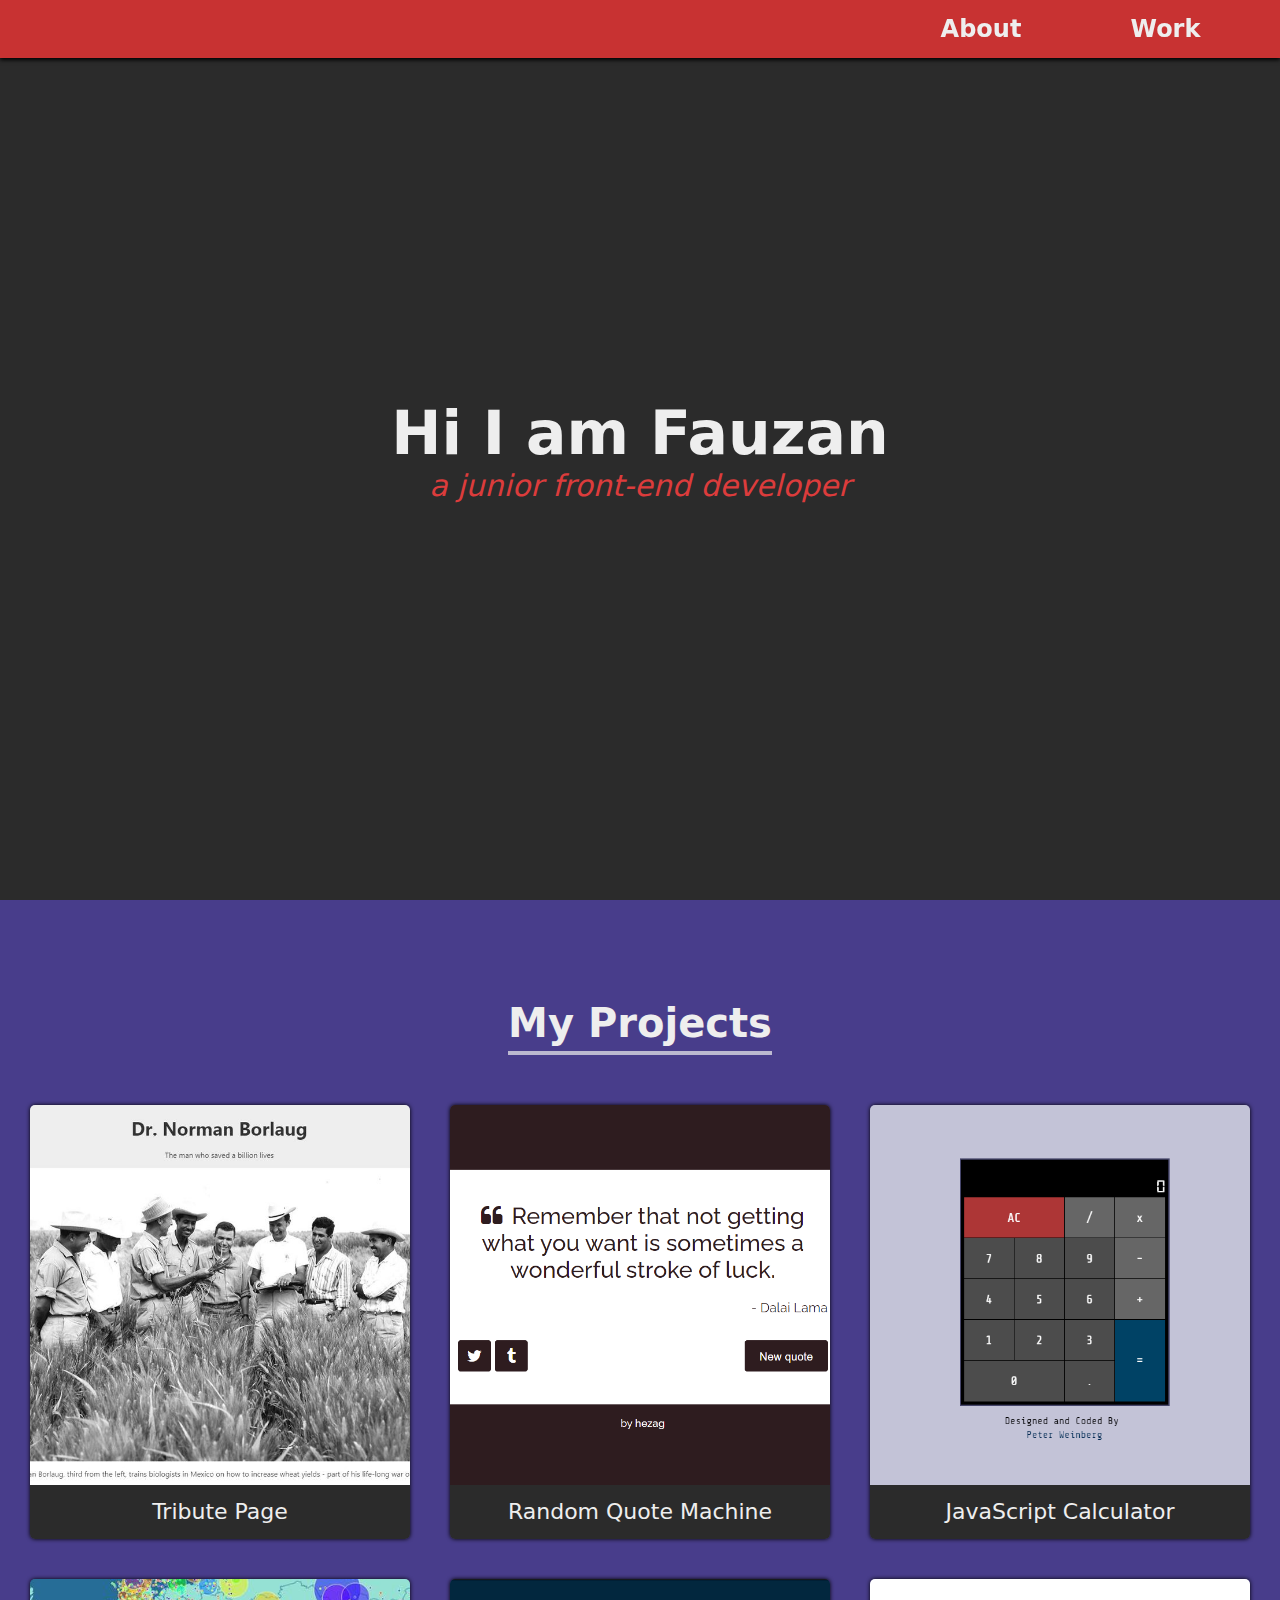
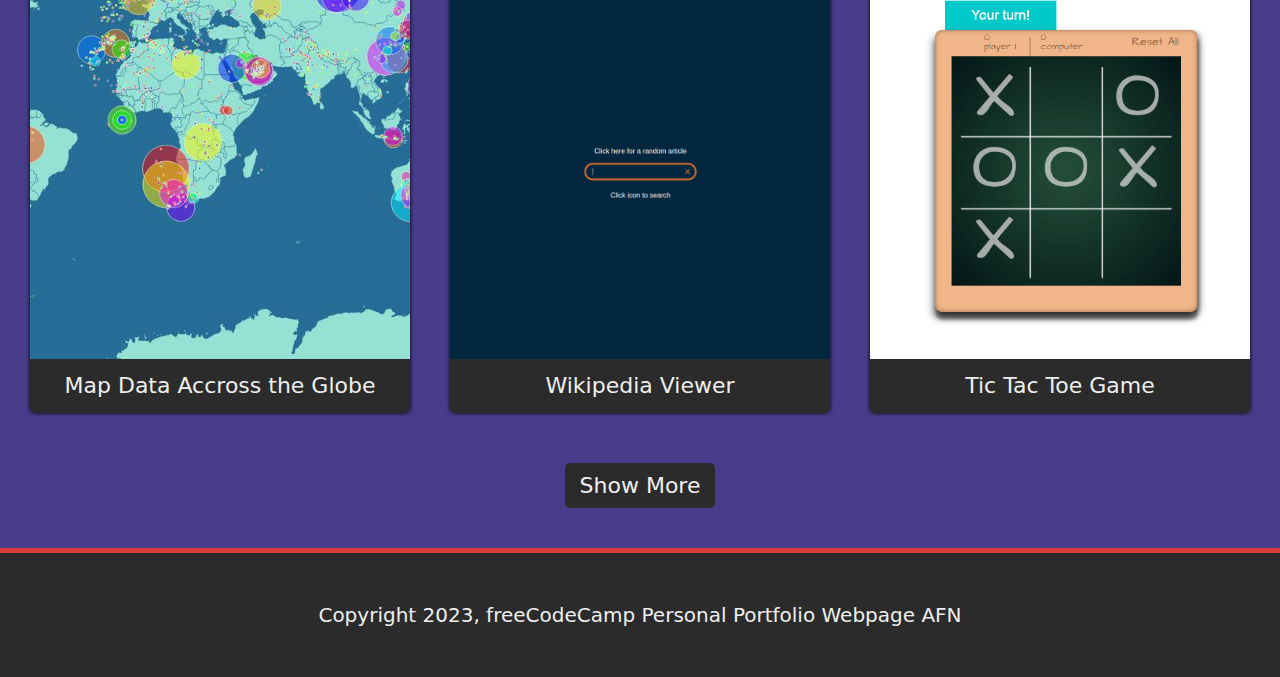
<file: 1. Responsive Web Design/5. Personal Portfolio Webpage/index.html>
<!DOCTYPE html>
<html lang="en">
  <head>
    <meta charset="UTF-8" />
    <meta name="viewport" content="width=device-width, initial-scale=1.0" />
    <title>freeCodeCamp Personal Portfolio Webpage</title>
    <link rel="stylesheet" href="styles.css" />
  </head>
  <body>
    <nav id="navbar">
      <ul>
        <li><a href="#welcome-section">About</a></li>
        <li><a href="#projects">Work</a></li>
      </ul>
    </nav>
    <section id="welcome-section">
      <h1>Hi I am Fauzan</h1>
      <p>a junior front-end developer</p>
    </section>
    <section id="projects">
      <h1>My Projects</h1>
      <div class="grid">
        <div class="project-tile">
          <a href="#projects">
            <img src="img/1.jpg" />
            <p>Tribute Page</p>
          </a>
        </div>
        <div class="project-tile">
          <a href="#projects">
            <img src="img/2.jpg" />
            <p>Random Quote Machine</p>
          </a>
        </div>
        <div class="project-tile">
          <a href="#projects">
            <img src="img/3.jpg" />
            <p>JavaScript Calculator</p>
          </a>
        </div>
        <div class="project-tile">
          <a href="#projects">
            <img src="img/4.jpg" />
            <p>Map Data Accross the Globe</p>
          </a>
        </div>
        <div class="project-tile">
          <a href="#projects">
            <img src="img/5.jpg" />
            <p>Wikipedia Viewer</p>
          </a>
        </div>
        <div class="project-tile">
          <a href="#projects">
            <img src="img/6.jpg" />
            <p>Tic Tac Toe Game</p>
          </a>
        </div>
      </div>
      <a
        href="https://www.freecodecamp.org/zannajy212"
        target="_blank"
        id="profile-link"
        >Show More</a
      >
    </section>
    <footer>
      <p>Copyright 2023, freeCodeCamp Personal Portfolio Webpage AFN</p>
    </footer>
  </body>
</html>
</file>
<file: 1. Responsive Web Design/1. Survey Form/styles.css>
* {
  margin: 0;
  padding: 0;
  font-weight: 400;
}

body {
  background-image: url("jumbotron.jpg");
  background-size: cover;
  background-position: top;
  background-attachment: fixed;
  color: #f5f6f7;
  font-family: system-ui, -apple-system, BlinkMacSystemFont, "Segoe UI", Roboto,
    Oxygen, Ubuntu, Cantarell, "Open Sans", "Helvetica Neue", sans-serif;
  width: 100%;
  height: 100%;
}

.container {
  background-color: #4242a3bb;
  max-width: 100%;
  height: 100%;
  padding: 50px;
}

h1 {
  text-align: center;
  font-size: 2.2rem;
}

p {
  text-align: center;
  margin: 5px auto 35px;
  font-size: 1.1rem;
  letter-spacing: 1px;
  font-style: oblique;
  font-weight: 300;
}

form {
  margin: auto;
  padding: 50px;
  padding-top: 20px;
  width: 50%;
  height: 80%;
  background-color: #1b1b32cc;
  border-radius: 10px;
}

label {
  display: block;
  margin: 30px 0;
  font-size: 1.3rem;
}

.info {
  font-size: 1rem;
}

input,
textarea,
select {
  border-radius: 5px;
  border: none;
  font-size: 1rem;
  color: #555;
  margin: 10px 0 0 0;
}

input,
textarea {
  width: calc(100% - 22px);
  padding: 10px;
}

textarea {
  font-size: 1.2rem;
}

select,
#submit {
  width: 100%;
  padding: 10px;
}

.in {
  margin: 0;
}

.in-radio,
.in-checkbox {
  width: 18px;
  height: 18px;
  vertical-align: -1px;
}

select,
.in-radio,
.in-checkbox {
  cursor: pointer;
}

#submit {
  background-color: rgb(35, 35, 192);
  color: #f5f6f7;
  font-size: 1.2rem;
  cursor: pointer;
}
</file>
<file: 1. Responsive Web Design/2. Tribute Page/styles.css>
*:not(ul) {
  margin: 0;
  padding: 0;
  box-sizing: border-box;
}

#main {
  background-color: #eee;
  color: #333;
  margin: 30px 8px;
  padding: 24px 15px;
  border-radius: 5px;
  text-align: center;
  font-family: system-ui, -apple-system, BlinkMacSystemFont, "Segoe UI", Roboto,
    Oxygen, Ubuntu, Cantarell, "Open Sans", "Helvetica Neue", sans-serif;
}

header > * {
  margin: 21px 0;
}

header p {
  margin-bottom: 18px;
}

#title {
  font-size: 2.5rem;
}

#img-div {
  width: 100%;
  height: 100%;
  background-color: #fff;
  padding: 10px;
}

img {
  display: block;
}

#image {
  max-width: 100%;
  height: auto;
  margin: auto;
}

#img-caption {
  margin: 16px 0 7px;
}

#tribute-info h3 {
  margin: 51px 0 52px;
}

#tribute-info ul li,
.quotes p {
  max-width: 550px;
  margin: 15px auto;
  text-align: left;
}

#tribute-info ul li {
  line-height: 26px;
}

.quotes p {
  line-height: 24px;
  max-width: 545px;
}

.quotes {
  font-style: italic;
  margin: 50px 0;
}

.year {
  font-weight: bold;
}

footer {
  margin-bottom: 12px;
}
</file>
<file: 1. Responsive Web Design/3. Technical Documentation Page/styles.css>
*:not(ul) {
  margin: 0;
  padding: 0;
  box-sizing: border-box;
}

body {
  color: #444;
  text-align: justify;
  padding-bottom: 20px;
  font-family: system-ui, -apple-system, BlinkMacSystemFont, "Segoe UI", Roboto,
    Oxygen, Ubuntu, Cantarell, "Open Sans", "Helvetica Neue", sans-serif;
}

header {
  color: #111;
  font-size: 1.8rem;
  margin: 20px 0;
}

#navbar {
  position: fixed;
  width: 300px;
  height: 100%;
  margin-top: -30px;
  text-indent: 30px;
  border-right: 1px double black;
}

#navbar ul {
  height: 87%;
  overflow: auto;
  list-style: none;
  padding: 0;
  margin: 0;
}

#navbar li a {
  display: block;
  text-decoration: none;
  color: inherit;
  border-top: 1px solid black;
  padding: 12px 0;
  font-size: 1.1rem;
}

#main-doc {
  max-width: 100%;
  margin-left: 360px;
  margin-right: 30px;
}

.main-section p,
.main-section ul li {
  margin: 20px 0;
}

.main-section ul li,
.main-section ul[type="circle"] {
  margin-left: 20px;
}

.main-section code {
  padding: 10px;
  margin-left: 20px;
  border-radius: 5px;
  display: block;
  background-color: #eee;
}

.main-section code span {
  display: block;
  margin: 15px;
}

.main-section code span.ml {
  margin-left: 40px;
}

@media only screen and (max-width: 600px) {
  *:not(ul) {
    margin: 0;
    padding: 0;
    box-sizing: border-box;
  }

  body {
    color: #444;
    text-align: justify;
    padding-bottom: 10px;
    font-family: system-ui, -apple-system, BlinkMacSystemFont, "Segoe UI",
      Roboto, Oxygen, Ubuntu, Cantarell, "Open Sans", "Helvetica Neue",
      sans-serif;
  }

  header {
    color: #111;
    font-size: 0.9rem;
    margin: 10px 0;
  }

  #navbar {
    position: fixed;
    width: 150px;
    height: 100%;
    margin-top: -15px;
    text-indent: 15px;
    border-right: 1px double black;
  }

  #navbar ul {
    height: 87%;
    overflow: auto;
    list-style: none;
    padding: 0;
    margin: 0;
  }

  #navbar li a {
    display: block;
    text-decoration: none;
    color: inherit;
    border-top: 1px solid black;
    padding: 6px 0;
    font-size: 0.5rem;
  }

  #main-doc {
    max-width: 100%;
    margin-left: 180px;
    margin-right: 15px;
  }

  .main-section p,
  .main-section ul li {
    margin: 10px 0;
    font-size: 0.5rem;
  }

  .main-section ul li,
  .main-section ul[type="circle"] {
    margin-left: 10px;
  }

  .main-section code {
    padding: 5px;
    margin-left: 10px;
    border-radius: 2px;
    display: block;
    background-color: #eee;
  }

  .main-section code span {
    display: block;
    margin: 7px;
    font-size: 0.5rem;
  }

  .main-section code span.ml {
    margin-left: 20px;
  }
}
</file>
<file: 1. Responsive Web Design/5. Personal Portfolio Webpage/styles.css>
* {
  margin: 0;
  padding: 0;
  font-family: system-ui, -apple-system, BlinkMacSystemFont, "Segoe UI", Roboto,
    Oxygen, Ubuntu, Cantarell, "Open Sans", "Helvetica Neue", sans-serif;
  color: #eee;
}

#navbar {
  position: fixed;
  z-index: 10;
  top: 0;
  padding: 15px 25px;
  display: flex;
  background-color: rgb(200, 50, 50);
  width: calc(100% - 50px);
  justify-content: flex-end;
  box-shadow: 0 2px 4px black;
}

#navbar * {
  font-weight: 600;
  list-style: none;
  text-decoration: none;
  font-size: 24px;
}

#navbar ul {
  display: flex;
  justify-content: space-around;
  width: 30%;
  min-width: 300px;
}

#welcome-section {
  display: flex;
  height: 100vh;
  background-color: #2b2b2b;
  justify-content: center;
  align-items: center;
  flex-direction: column;
}

#welcome-section h1 {
  font-weight: 650;
  font-size: 60px;
}

#welcome-section p {
  font-weight: 300;
  font-size: 30px;
  font-style: italic;
  color: rgb(220, 60, 60);
}

#projects {
  background-color: darkslateblue;
  padding: 0 30px;
  display: flex;
  flex-direction: column;
  align-items: center;
}

#projects h1 {
  font-weight: 600;
  font-size: 40px;
  padding-top: 100px;
  padding-bottom: 5px;
  border-bottom: 4px solid rgba(238, 238, 238, 0.7);
  width: fit-content;
}

#projects .grid {
  margin-top: 40px;
  padding: 10px 0;
  display: grid;
  grid-template-columns: repeat(auto-fit, minmax(300px, 1fr));
  grid-gap: 40px;
}

.grid .project-tile {
  text-align: center;
  box-shadow: 0 0px 4px black;
  border-radius: 5px;
}

.project-tile a {
  text-decoration: none;
}

.project-tile a img {
  width: 100%;
  aspect-ratio: 1/1;
  object-fit: cover;
  border-radius: 5px 5px 0 0;
  margin: 0;
}

.project-tile a p {
  background-color: #2b2b2b;
  padding: 15px;
  margin-top: -5px;
  font-size: 22px;
  font-weight: 500;
  border-radius: 0 0 5px 5px;
}

#profile-link {
  background-color: #2b2b2b;
  padding: 10px 15px;
  font-size: 22px;
  font-weight: 500;
  border-radius: 5px;
  text-decoration: none;
  text-align: center;
  margin: 40px 0;
}

footer p {
  background-color: #2b2b2b;
  border-top: 5px solid rgb(220, 60, 60);
  padding: 50px;
  text-align: center;
  font-weight: 500;
  font-size: 20px;
}

@media screen and (max-width: 768px) {
  footer p {
    background-color: #2b2b2b;
    border-top: 5px solid rgb(220, 60, 60);
    padding: 50px;
    text-align: center;
    font-weight: 500;
    font-size: 20px;
  }
}
</file>
